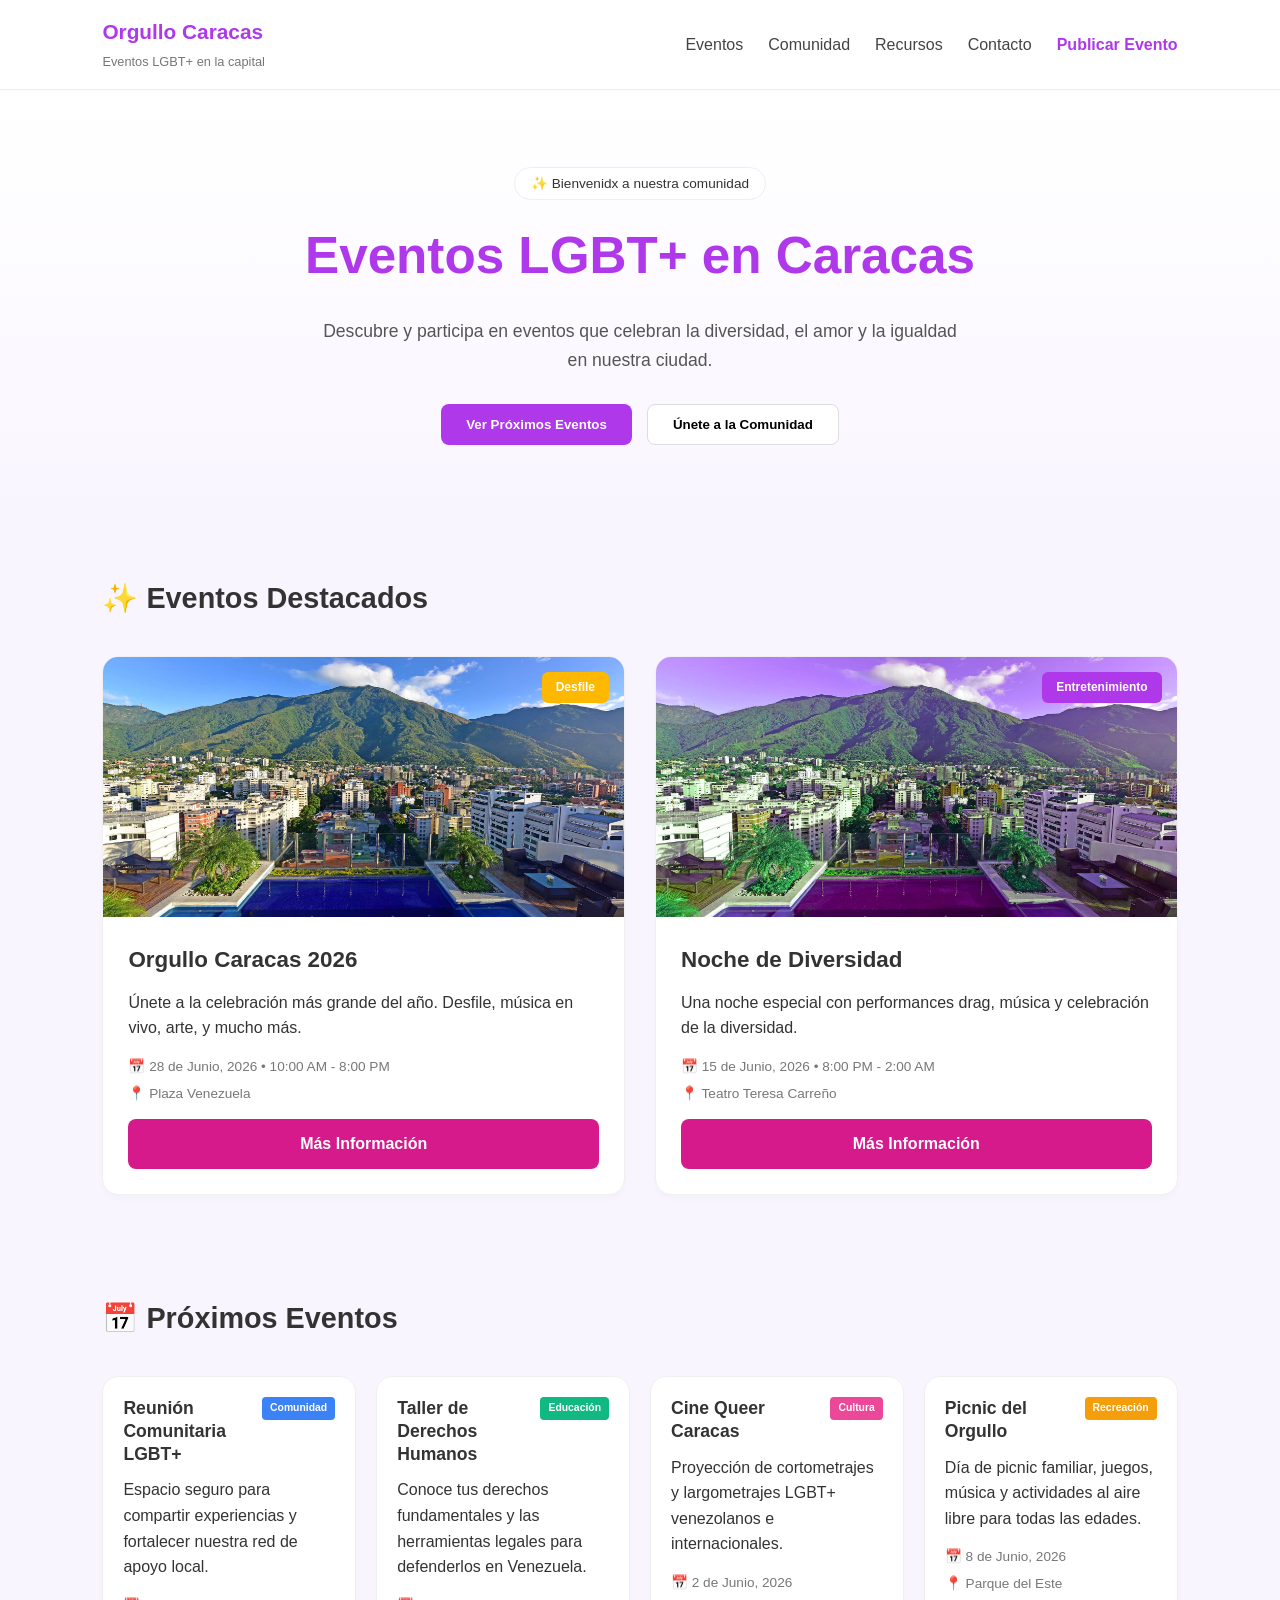
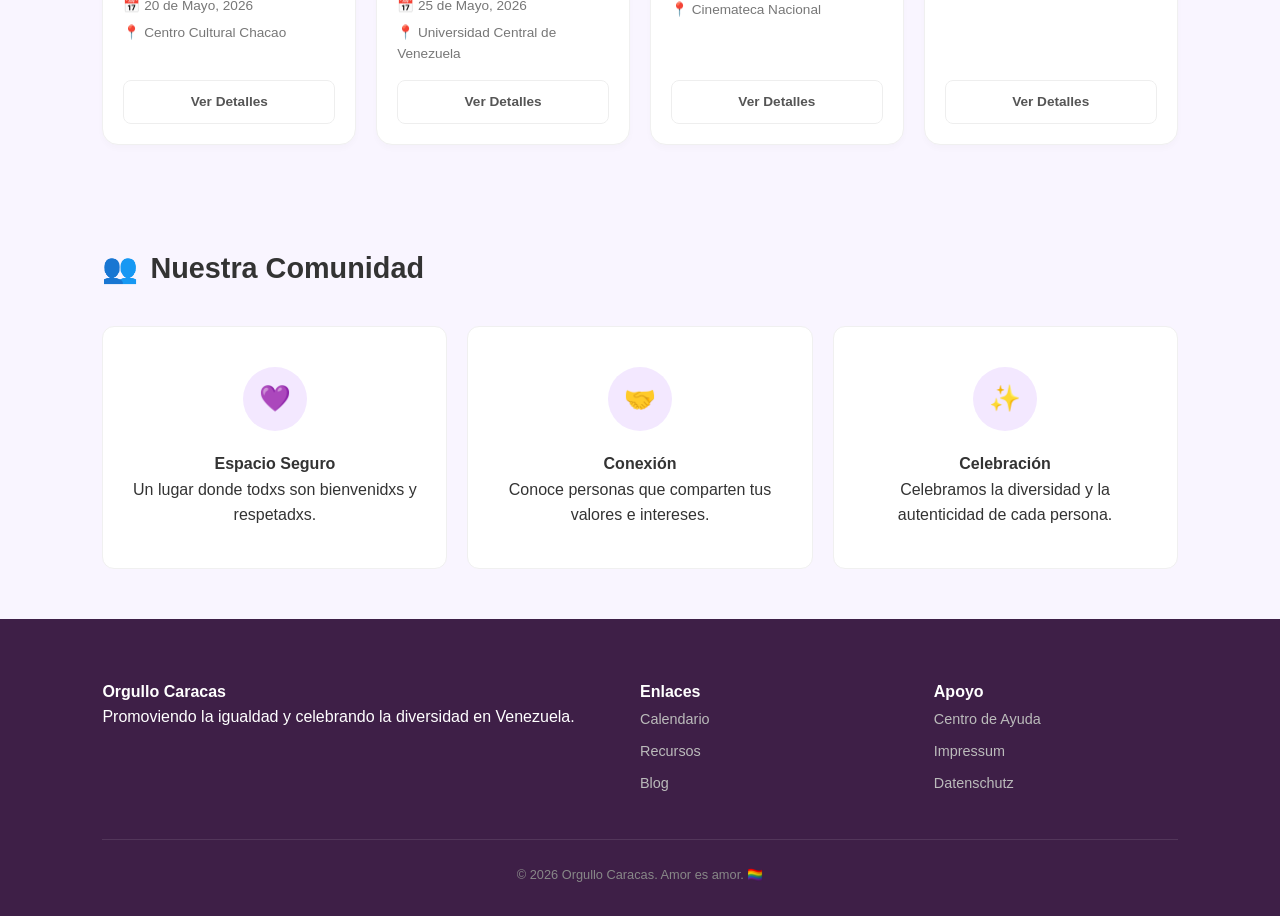
<file: index.html>
<!doctype html>
<html lang="es">
  <head>
    <meta charset="UTF-8" />
    <meta name="viewport" content="width=device-width, initial-scale=1.0" />
    <title>Orgullo Caracas | Eventos LGBT+ en la capital</title>
    <link rel="stylesheet" href="assets/css/style.css" />
  </head>
  <body>
    <header>
      <nav>
        <div class="logo">
          <strong>Orgullo Caracas</strong>
          <span>Eventos LGBT+ en la capital</span>
        </div>
        <ul>
          <li><a href="pages/eventos.html">Eventos</a></li>
          <li><a href="pages/comunidad.html">Comunidad</a></li>
          <li><a href="pages/recursos.html">Recursos</a></li>
          <li><a href="pages/contacto.html">Contacto</a></li>
          <li>
            <a
              href="pages/crear-evento.html"
              style="font-weight: bold; color: #af38eb"
              >Publicar Evento</a
            >
          </li>
        </ul>
      </nav>
    </header>

    <main>
      <!-- HERO SECTION -->
      <section id="hero">
        <span class="badge">✨ Bienvenidx a nuestra comunidad</span>
        <h1>Eventos LGBT+ en Caracas</h1>
        <p>
          Descubre y participa en eventos que celebran la diversidad, el amor y
          la igualdad en nuestra ciudad.
        </p>
        <div class="hero-btns">
          <button class="btn-primary">Ver Próximos Eventos</button>
          <button class="btn-secondary">Únete a la Comunidad</button>
        </div>
      </section>

      <!-- EVENTOS DESTACADOS -->
      <section id="destacados">
        <h2>✨ Eventos Destacados</h2>
        <div class="grid-large">
          <article>
            <div class="event-image">
              <img
                src="assets/img/events/original.jpeg"
                alt="Orgullo Caracas 2026"
              />
              <span class="category-tag tag-desfile">Desfile</span>
            </div>
            <div class="card-body">
              <h3>Orgullo Caracas 2026</h3>
              <p>
                Únete a la celebración más grande del año. Desfile, música en
                vivo, arte, y mucho más.
              </p>
              <div class="event-info">
                <span>📅 28 de Junio, 2026 • 10:00 AM - 8:00 PM</span>
                <span>📍 Plaza Venezuela</span>
              </div>
              <a href="#" class="btn-action">Más Información</a>
            </div>
          </article>

          <article>
            <div class="event-image">
              <img
                src="assets/img/events/original.jpeg"
                alt="Noche de Diversidad"
                style="filter: hue-rotate(45deg)"
              />
              <span class="category-tag tag-ent">Entretenimiento</span>
            </div>
            <div class="card-body">
              <h3>Noche de Diversidad</h3>
              <p>
                Una noche especial con performances drag, música y celebración
                de la diversidad.
              </p>
              <div class="event-info">
                <span>📅 15 de Junio, 2026 • 8:00 PM - 2:00 AM</span>
                <span>📍 Teatro Teresa Carreño</span>
              </div>
              <a href="#" class="btn-action">Más Información</a>
            </div>
          </article>
        </div>
      </section>

      <!-- PRÓXIMOS EVENTOS (Restored Text) -->
      <section id="eventos">
        <h2>📅 Próximos Eventos</h2>
        <div class="grid-small">
          <article class="mini-card">
            <div class="card-header">
              <h3>Reunión Comunitaria LGBT+</h3>
              <span class="mini-tag tag-com">Comunidad</span>
            </div>
            <p>
              Espacio seguro para compartir experiencias y fortalecer nuestra
              red de apoyo local.
            </p>
            <div class="mini-info">
              <span>📅 20 de Mayo, 2026</span>
              <span>📍 Centro Cultural Chacao</span>
            </div>
            <a href="#" class="btn-outline">Ver Detalles</a>
          </article>

          <article class="mini-card">
            <div class="card-header">
              <h3>Taller de Derechos Humanos</h3>
              <span class="mini-tag tag-edu">Educación</span>
            </div>
            <p>
              Conoce tus derechos fundamentales y las herramientas legales para
              defenderlos en Venezuela.
            </p>
            <div class="mini-info">
              <span>📅 25 de Mayo, 2026</span>
              <span>📍 Universidad Central de Venezuela</span>
            </div>
            <a href="#" class="btn-outline">Ver Detalles</a>
          </article>

          <article class="mini-card">
            <div class="card-header">
              <h3>Cine Queer Caracas</h3>
              <span class="mini-tag tag-cul">Cultura</span>
            </div>
            <p>
              Proyección de cortometrajes y largometrajes LGBT+ venezolanos e
              internacionales.
            </p>
            <div class="mini-info">
              <span>📅 2 de Junio, 2026</span>
              <span>📍 Cinemateca Nacional</span>
            </div>
            <a href="#" class="btn-outline">Ver Detalles</a>
          </article>

          <article class="mini-card">
            <div class="card-header">
              <h3>Picnic del Orgullo</h3>
              <span class="mini-tag tag-rec">Recreación</span>
            </div>
            <p>
              Día de picnic familiar, juegos, música y actividades al aire libre
              para todas las edades.
            </p>
            <div class="mini-info">
              <span>📅 8 de Junio, 2026</span>
              <span>📍 Parque del Este</span>
            </div>
            <a href="#" class="btn-outline">Ver Detalles</a>
          </article>
        </div>
      </section>

      <!-- NUESTRA COMUNIDAD -->
      <section id="comunidad-info">
        <h2><span style="color: #af38eb">👥</span> Nuestra Comunidad</h2>
        <div class="comunidad-grid">
          <div class="comunidad-card">
            <div class="icon-circle">💜</div>
            <h4>Espacio Seguro</h4>
            <p>Un lugar donde todxs son bienvenidxs y respetadxs.</p>
          </div>
          <div class="comunidad-card">
            <div class="icon-circle">🤝</div>
            <h4>Conexión</h4>
            <p>Conoce personas que comparten tus valores e intereses.</p>
          </div>
          <div class="comunidad-card">
            <div class="icon-circle">✨</div>
            <h4>Celebración</h4>
            <p>Celebramos la diversidad y la autenticidad de cada persona.</p>
          </div>
        </div>
      </section>
    </main>

    <footer>
      <div class="footer-grid">
        <div>
          <h4>Orgullo Caracas</h4>
          <p>
            Promoviendo la igualdad y celebrando la diversidad en Venezuela.
          </p>
        </div>
        <div>
          <h4>Enlaces</h4>
          <a href="#">Calendario</a><br />
          <a href="#">Recursos</a><br />
          <a href="#">Blog</a>
        </div>
        <div>
          <h4>Apoyo</h4>
          <a href="#">Centro de Ayuda</a><br />
          <a href="legal/impressum.html">Impressum</a><br />
          <a href="legal/datenschutz.html">Datenschutz</a>
        </div>
      </div>
      <p class="copyright">© 2026 Orgullo Caracas. Amor es amor. 🏳️‍🌈</p>
    </footer>
  </body>
</html>
</file>
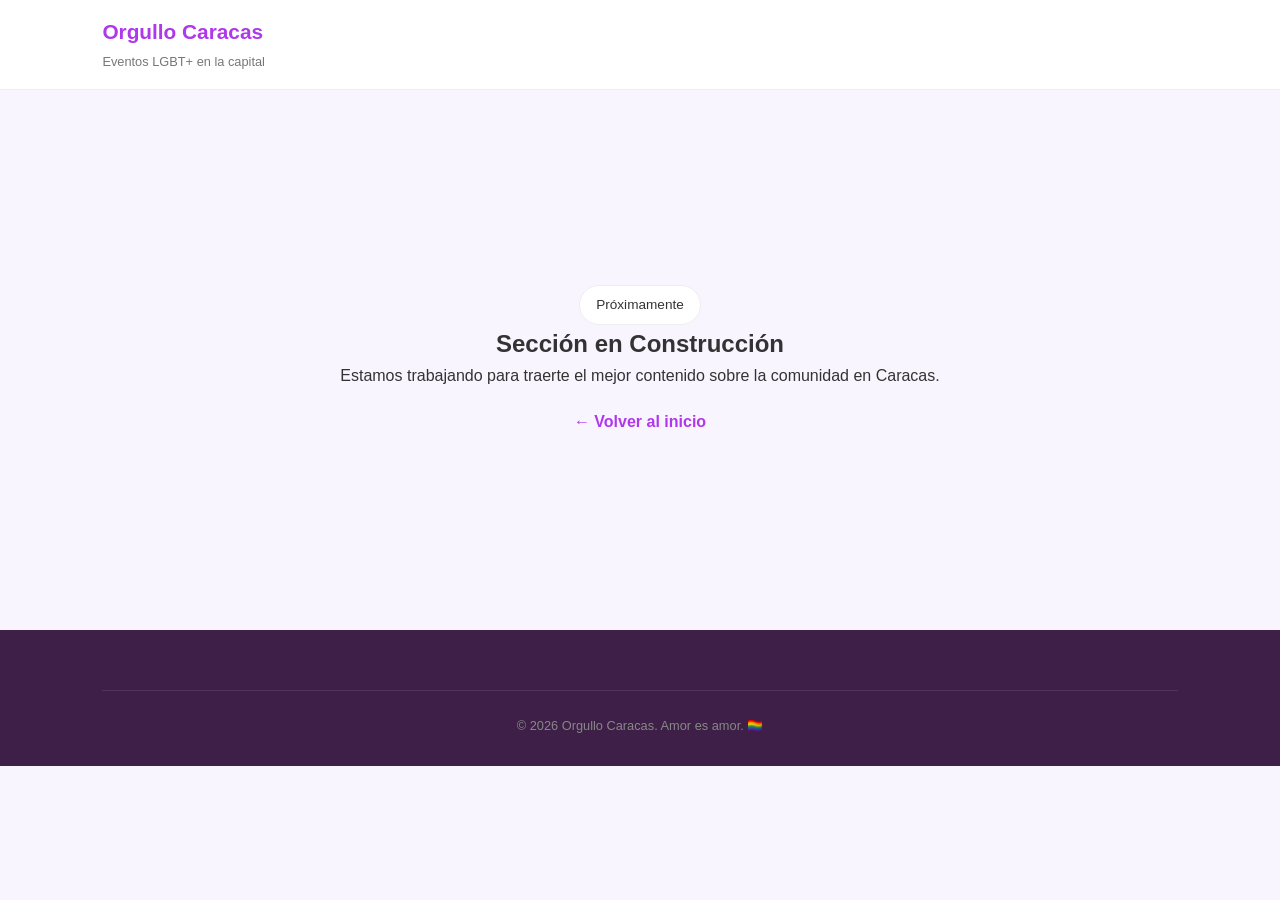
<file: pages/comunidad.html>
<!doctype html>
<html lang="es">
  <head>
    <meta charset="UTF-8" />
    <meta name="viewport" content="width=device-width, initial-scale=1.0" />
    <title>Nombre de la Página | Orgullo Caracas</title>
    <!-- Pointing back to your main CSS file -->
    <link rel="stylesheet" href="../assets/css/style.css" />
    <style>
      /* Specific styles for blank/placeholder pages */
      .placeholder-content {
        text-align: center;
        padding: 100px 5%;
        min-height: 60vh;
        display: flex;
        flex-direction: column;
        justify-content: center;
        align-items: center;
      }
      .back-home {
        margin-top: 20px;
        color: #af38eb;
        text-decoration: none;
        font-weight: 600;
      }
    </style>
  </head>
  <body>
    <header>
      <nav>
        <div class="logo">
          <strong
            ><a
              href="../index.html"
              style="text-decoration: none; color: inherit"
              >Orgullo Caracas</a
            ></strong
          >
          <span>Eventos LGBT+ en la capital</span>
        </div>
      </nav>
    </header>

    <main>
      <section class="placeholder-content">
        <span class="badge">Próximamente</span>
        <h1>Sección en Construcción</h1>
        <p>
          Estamos trabajando para traerte el mejor contenido sobre la comunidad
          en Caracas.
        </p>
        <a href="../index.html" class="back-home">← Volver al inicio</a>
      </section>
    </main>

    <footer>
      <p class="copyright">© 2026 Orgullo Caracas. Amor es amor. 🏳️‍🌈</p>
    </footer>
  </body>
</html>
</file>
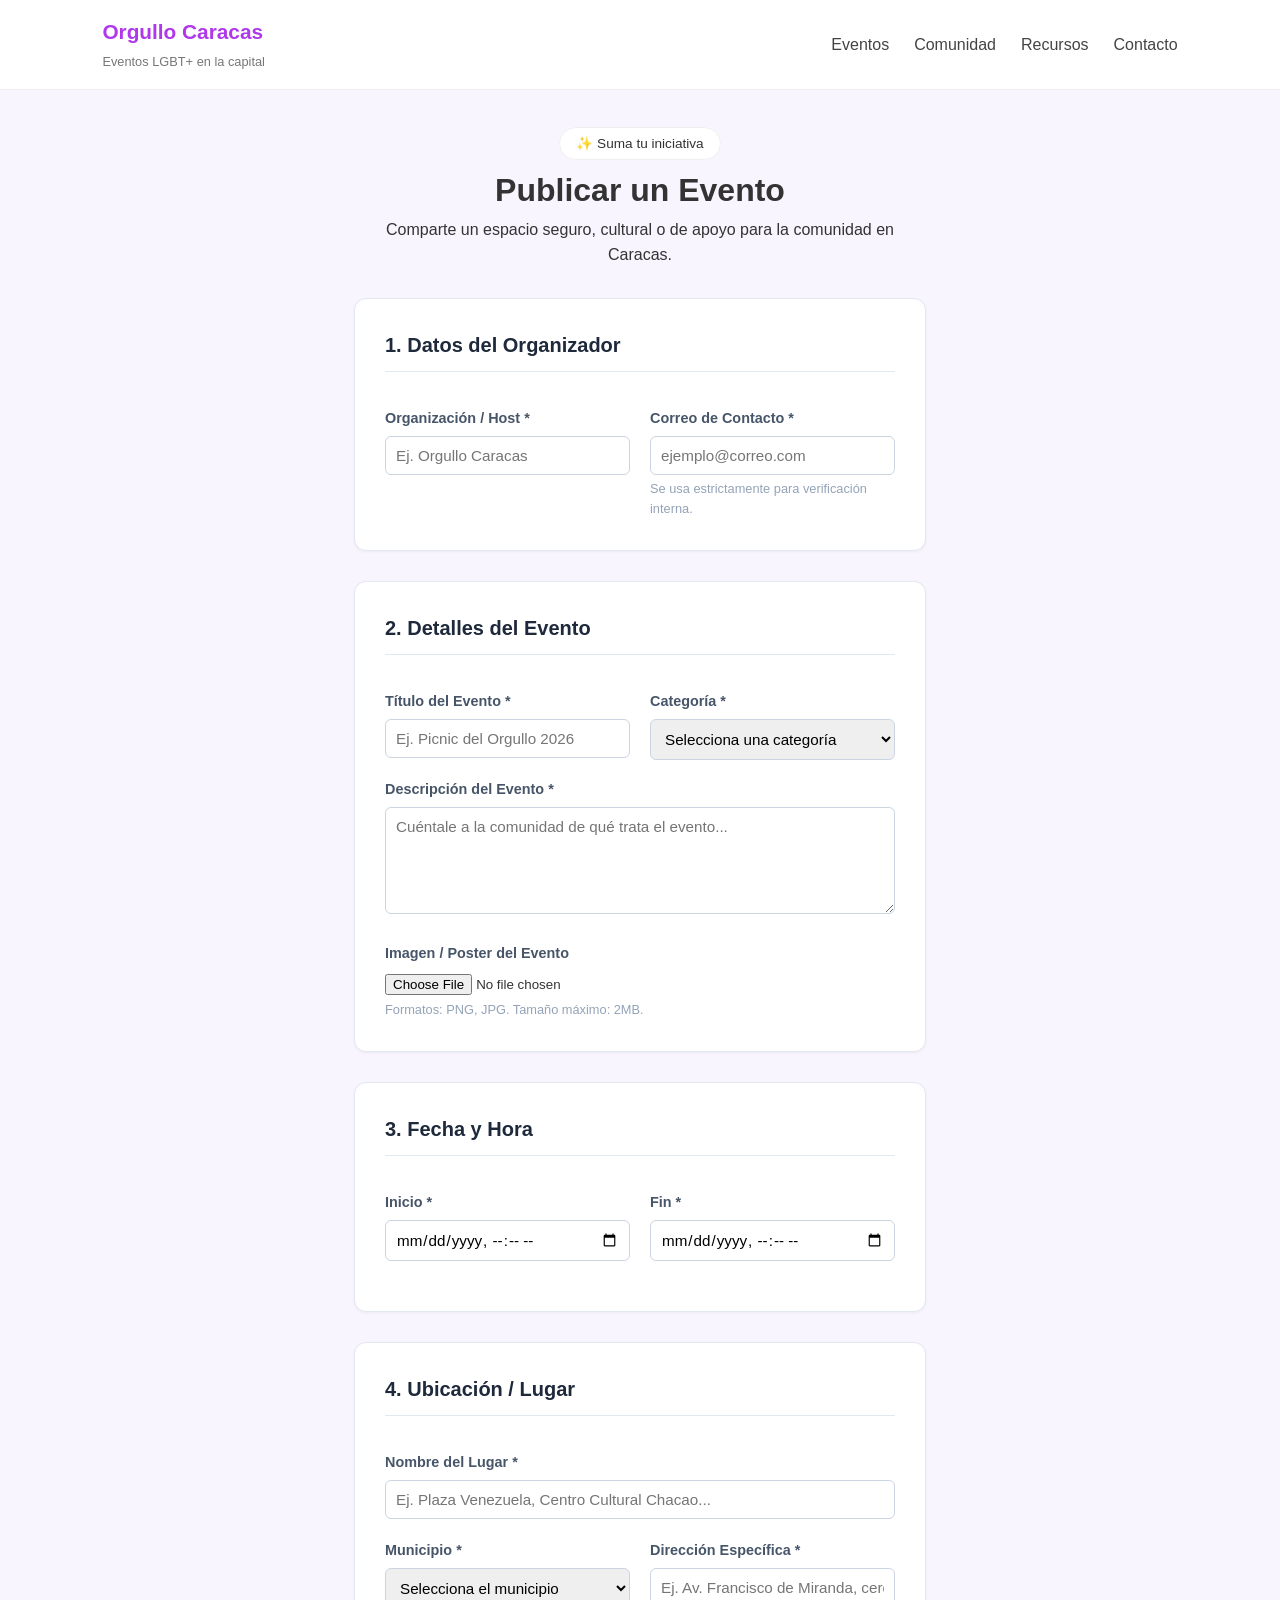
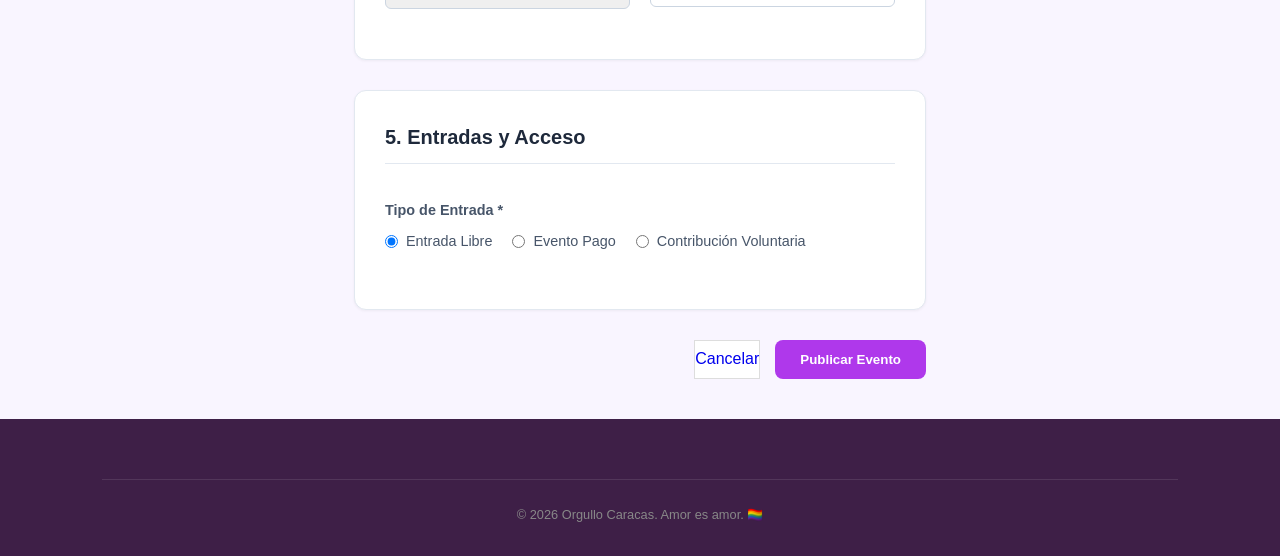
<file: pages/crear-evento.html>
<!doctype html>
<html lang="es">
  <head>
    <meta charset="UTF-8" />
    <meta name="viewport" content="width=device-width, initial-scale=1.0" />
    <title>Publicar Evento | Orgullo Caracas</title>
    <!-- Apuntando correctamente a tu archivo CSS principal -->
    <link rel="stylesheet" href="../assets/css/style.css" />
    <style>
      /* Estilos específicos para el formulario integrados con tu diseño */
      .form-container {
        max-width: 700px;
        margin: 40px auto;
        padding: 0 5%;
      }
      .form-section {
        background: #ffffff;
        border: 1px solid #e2e8f0;
        border-radius: 12px;
        padding: 30px;
        margin-bottom: 30px;
        box-shadow: 0 1px 3px rgba(0, 0, 0, 0.05);
      }
      .form-section h2 {
        margin-top: 0;
        border-bottom: 1px solid #e2e8f0;
        padding-bottom: 10px;
        font-size: 1.25rem;
        color: #1e293b;
      }
      .form-group {
        margin-bottom: 20px;
      }
      .form-group:last-child {
        margin-bottom: 0;
      }
      .grid-2 {
        display: grid;
        grid-template-columns: 1fr 1fr;
        gap: 20px;
      }
      @media (max-width: 600px) {
        .grid-2 {
          grid-template-columns: 1fr;
        }
      }
      label {
        display: block;
        font-size: 0.9rem;
        font-weight: 600;
        margin-bottom: 6px;
        color: #475569;
      }
      input[type="text"],
      input[type="email"],
      input[type="url"],
      input[type="number"],
      input[type="datetime-local"],
      select,
      textarea {
        width: 100%;
        padding: 10px;
        border: 1px solid #cbd5e1;
        border-radius: 6px;
        font-family: inherit;
        font-size: 0.95rem;
        box-sizing: border-box;
      }
      input:focus,
      select:focus,
      textarea:focus {
        outline: none;
        border-color: #af38eb;
        box-shadow: 0 0 0 1px #af38eb;
      }
      .radio-group {
        display: flex;
        gap: 20px;
        margin-top: 8px;
      }
      @media (max-width: 480px) {
        .radio-group {
          flex-direction: column;
          gap: 10px;
        }
      }
      .radio-label {
        display: flex;
        align-items: center;
        font-weight: normal;
        cursor: pointer;
      }
      .radio-label input {
        margin-right: 8px;
      }
      .file-help {
        font-size: 0.8rem;
        color: #94a3b8;
        margin-top: 4px;
      }
      .form-actions {
        display: flex;
        justify-content: flex-end;
        gap: 15px;
        margin-top: 20px;
      }
      .hidden {
        display: none !important;
      }
    </style>
  </head>
  <body>
    <header>
      <nav>
        <div class="logo">
          <strong
            ><a
              href="../index.html"
              style="text-decoration: none; color: inherit"
              >Orgullo Caracas</a
            ></strong
          >
          <span>Eventos LGBT+ en la capital</span>
        </div>
        <ul>
          <li><a href="eventos.html">Eventos</a></li>
          <li><a href="comunidad.html">Comunidad</a></li>
          <li><a href="recursos.html">Recursos</a></li>
          <li><a href="contacto.html">Contacto</a></li>
        </ul>
      </nav>
    </header>

    <main class="form-container">
      <div style="text-align: center; margin-bottom: 30px">
        <span class="badge">✨ Suma tu iniciativa</span>
        <h1 style="margin-top: 10px">Publicar un Evento</h1>
        <p>
          Comparte un espacio seguro, cultural o de apoyo para la comunidad en
          Caracas.
        </p>
      </div>

      <form action="/api/events" method="POST" enctype="multipart/form-data">
        <!-- Sección 1: Organizador -->
        <section class="form-section">
          <h2>1. Datos del Organizador</h2>
          <div class="grid-2" style="margin-top: 20px">
            <div class="form-group">
              <label for="organizerName">Organización / Host *</label>
              <input
                type="text"
                id="organizerName"
                name="organizerName"
                placeholder="Ej. Orgullo Caracas"
                required
              />
            </div>
            <div class="form-group">
              <label for="organizerEmail">Correo de Contacto *</label>
              <input
                type="email"
                id="organizerEmail"
                name="organizerEmail"
                placeholder="ejemplo@correo.com"
                required
              />
              <p class="file-help">
                Se usa estrictamente para verificación interna.
              </p>
            </div>
          </div>
        </section>

        <!-- Sección 2: Detalles del Evento -->
        <section class="form-section">
          <h2>2. Detalles del Evento</h2>
          <div style="margin-top: 20px">
            <div class="grid-2">
              <div class="form-group">
                <label for="title">Título del Evento *</label>
                <input
                  type="text"
                  id="title"
                  name="title"
                  placeholder="Ej. Picnic del Orgullo 2026"
                  required
                />
              </div>
              <div class="form-group">
                <label for="category">Categoría *</label>
                <select id="category" name="category" required>
                  <option value="">Selecciona una categoría</option>
                  <option value="desfile">Desfile / Marcha</option>
                  <option value="entretenimiento">
                    Entretenimiento / Fiesta
                  </option>
                  <option value="comunidad">Reunión Comunitaria</option>
                  <option value="educacion">Educación / Taller</option>
                  <option value="cultura">Cultura / Cine</option>
                  <option value="recreacion">Recreación / Aire Libre</option>
                </select>
              </div>
            </div>

            <div class="form-group">
              <label for="description">Descripción del Evento *</label>
              <textarea
                id="description"
                name="description"
                rows="5"
                placeholder="Cuéntale a la comunidad de qué trata el evento..."
                required
              ></textarea>
            </div>

            <div class="form-group">
              <label for="imageUpload">Imagen / Poster del Evento</label>
              <input
                type="file"
                id="imageUpload"
                name="imageUpload"
                accept="image/png, image/jpeg"
              />
              <p class="file-help">Formatos: PNG, JPG. Tamaño máximo: 2MB.</p>
            </div>
          </div>
        </section>

        <!-- Sección 3: Fecha y Hora -->
        <section class="form-section">
          <h2>3. Fecha y Hora</h2>
          <div class="grid-2" style="margin-top: 20px">
            <div class="form-group">
              <label for="startDateTime">Inicio *</label>
              <input
                type="datetime-local"
                id="startDateTime"
                name="startDateTime"
                required
              />
            </div>
            <div class="form-group">
              <label for="endDateTime">Fin *</label>
              <input
                type="datetime-local"
                id="endDateTime"
                name="endDateTime"
                required
              />
            </div>
          </div>
        </section>

        <!-- Sección 4: Ubicación -->
        <section class="form-section">
          <h2>4. Ubicación / Lugar</h2>
          <div style="margin-top: 20px">
            <div class="form-group">
              <label for="venueName">Nombre del Lugar *</label>
              <input
                type="text"
                id="venueName"
                name="venueName"
                placeholder="Ej. Plaza Venezuela, Centro Cultural Chacao..."
                required
              />
            </div>

            <div class="grid-2">
              <div class="form-group">
                <label for="municipio">Municipio *</label>
                <select id="municipio" name="municipio" required>
                  <option value="">Selecciona el municipio</option>
                  <option value="chacao">Chacao</option>
                  <option value="baruta">Baruta</option>
                  <option value="libertador">Libertador</option>
                  <option value="sucre">Sucre</option>
                  <option value="el-hatillo">El Hatillo</option>
                </select>
              </div>
              <div class="form-group">
                <label for="addressDetail">Dirección Específica *</label>
                <input
                  type="text"
                  id="addressDetail"
                  name="addressDetail"
                  placeholder="Ej. Av. Francisco de Miranda, cerca del metro"
                  required
                />
              </div>
            </div>
          </div>
        </section>

        <!-- Sección 5: Entradas -->
        <section class="form-section">
          <h2>5. Entradas y Acceso</h2>
          <div style="margin-top: 20px">
            <div class="form-group">
              <label>Tipo de Entrada *</label>
              <div class="radio-group">
                <label class="radio-label">
                  <input
                    type="radio"
                    name="admissionType"
                    value="free"
                    checked
                    onclick="toggleTicketing()"
                  />
                  Entrada Libre
                </label>
                <label class="radio-label">
                  <input
                    type="radio"
                    name="admissionType"
                    value="paid"
                    onclick="toggleTicketing()"
                  />
                  Evento Pago
                </label>
                <label class="radio-label">
                  <input
                    type="radio"
                    name="admissionType"
                    value="donation"
                    onclick="toggleTicketing()"
                  />
                  Contribución Voluntaria
                </label>
              </div>
            </div>

            <!-- Campos dinámicos ocultos por defecto -->
            <div
              id="ticketingFields"
              class="hidden grid-2"
              style="padding-top: 10px"
            >
              <div class="form-group">
                <label for="price">Precio de la Entrada ($ / Bs)</label>
                <input
                  type="number"
                  id="price"
                  name="price"
                  min="0"
                  step="0.01"
                  placeholder="0.00"
                />
              </div>
              <div class="form-group">
                <label for="ticketUrl">Link de Registro o Compra</label>
                <input
                  type="url"
                  id="ticketUrl"
                  name="ticketUrl"
                  placeholder="https://..."
                />
              </div>
            </div>
          </div>
        </section>

        <!-- Botones de Acción usando tus clases nativas -->
        <div class="form-actions">
          <a
            href="../index.html"
            class="btn-secondary"
            style="text-decoration: none; text-align: center; line-height: 2.2"
            >Cancelar</a
          >
          <button type="submit" class="btn-primary" style="cursor: pointer">
            Publicar Evento
          </button>
        </div>
      </form>
    </main>

    <footer>
      <p class="copyright">© 2026 Orgullo Caracas. Amor es amor. 🏳️‍🌈</p>
    </footer>

    <!-- Lógica JavaScript local para la interactividad del precio -->
    <script>
      function toggleTicketing() {
        const selectedType = document.querySelector(
          'input[name="admissionType"]:checked',
        ).value;
        const ticketingContainer = document.getElementById("ticketingFields");
        const priceInput = document.getElementById("price");

        if (selectedType === "paid" || selectedType === "donation") {
          ticketingContainer.classList.remove("hidden");
          priceInput.required = selectedType === "paid";
        } else {
          ticketingContainer.classList.add("hidden");
          priceInput.required = false;
          priceInput.value = "";
        }
      }
    </script>
  </body>
</html>
</file>
<file: assets/css/style.css>
/* 1. RESET & BASE STYLES */
* {
  margin: 0;
  padding: 0;
  box-sizing: border-box;
}

body {
  font-family:
    "Inter",
    -apple-system,
    BlinkMacSystemFont,
    sans-serif;
  background-color: #f9f5ff;
  color: #333;
  line-height: 1.6;
}

/* 2. NAVIGATION */
header {
  background: white;
  padding: 15px 8%;
  border-bottom: 1px solid #eee;
}

nav {
  display: flex;
  justify-content: space-between;
  align-items: center;
}

.logo strong {
  color: #af38eb;
  font-size: 1.3rem;
  display: block;
}

.logo span {
  font-size: 0.8rem;
  color: #777;
}

nav ul {
  display: flex;
  list-style: none;
  gap: 25px;
}

nav ul a {
  text-decoration: none;
  color: #444;
  font-weight: 500;
}

/* 3. HERO SECTION */
#hero {
  text-align: center;
  padding: 80px 5%;
  background: linear-gradient(to bottom, #ffffff, #f9f5ff);
}

.badge {
  background: white;
  padding: 8px 16px;
  border-radius: 20px;
  border: 1px solid #eee;
  font-size: 0.85rem;
}

#hero h1 {
  font-size: 3.2rem;
  color: #af38eb;
  margin: 20px 0;
  font-weight: 800;
}

#hero p {
  max-width: 650px;
  margin: 0 auto 30px;
  font-size: 1.1rem;
  color: #555;
}

.hero-btns {
  display: flex;
  justify-content: center;
  gap: 15px;
}

button {
  padding: 12px 25px;
  border-radius: 8px;
  border: none;
  cursor: pointer;
  font-weight: bold;
  transition: 0.2s;
}

.btn-primary {
  background: #af38eb;
  color: white;
}

.btn-secondary {
  background: white;
  border: 1px solid #ddd;
}

/* 4. LAYOUT GRIDS */
section {
  padding: 50px 8%;
}

h2 {
  margin-bottom: 35px;
  font-size: 1.8rem;
  display: flex;
  align-items: center;
  gap: 12px;
}

.grid-large {
  display: grid;
  grid-template-columns: 1fr 1fr;
  gap: 30px;
}

.grid-small {
  display: grid;
  grid-template-columns: repeat(4, 1fr);
  gap: 20px;
}

/* 5. CARD STYLING */
article {
  background: white;
  border-radius: 16px;
  border: 1px solid #f0f0f0;
  overflow: hidden;
  display: flex;
  flex-direction: column;
  box-shadow: 0 4px 6px rgba(0, 0, 0, 0.02);
}

/* Large Card Images */
.event-image {
  height: 260px;
  width: 100%;
  position: relative;
}

.event-image img {
  width: 100%;
  height: 100%;
  object-fit: cover; /* Smart cropping to prevent stretching */
}

/* Card Content */
.card-body {
  padding: 25px;
}

.card-body h3 {
  margin-bottom: 12px;
  font-size: 1.4rem;
}

.event-info,
.mini-info {
  font-size: 0.85rem;
  color: #777;
  margin: 15px 0;
  display: flex;
  flex-direction: column;
  gap: 5px;
}

/* 6. BUTTONS INSIDE CARDS */
.btn-action {
  display: block;
  text-align: center;
  background: #d61a8c;
  color: white;
  text-decoration: none;
  padding: 12px;
  border-radius: 8px;
  font-weight: bold;
}

.btn-outline {
  display: block;
  text-align: center;
  border: 1px solid #eee;
  color: #555;
  text-decoration: none;
  padding: 10px;
  border-radius: 8px;
  font-size: 0.85rem;
  font-weight: 600;
  margin-top: auto;
}

/* 7. MINI CARDS (Próximos Eventos) */
.mini-card {
  padding: 20px;
  min-height: 320px;
}

.card-header {
  display: flex;
  justify-content: space-between;
  align-items: flex-start;
  margin-bottom: 12px;
}

.card-header h3 {
  font-size: 1.1rem;
  line-height: 1.3;
}

/* 8. CATEGORY TAGS */
.category-tag {
  position: absolute;
  top: 15px;
  right: 15px;
  padding: 6px 14px;
  border-radius: 6px;
  color: white;
  font-size: 0.75rem;
  font-weight: bold;
}

.tag-desfile {
  background: #ffb800;
}
.tag-ent {
  background: #af38eb;
}

.mini-tag {
  padding: 3px 8px;
  border-radius: 4px;
  color: white;
  font-size: 0.65rem;
  font-weight: bold;
}

.tag-com {
  background: #3b82f6;
}
.tag-edu {
  background: #10b981;
}
.tag-cul {
  background: #ec4899;
}
.tag-rec {
  background: #f59e0b;
}

/* 9. COMUNIDAD SECTION */
.comunidad-grid {
  display: grid;
  grid-template-columns: repeat(3, 1fr);
  gap: 20px;
}

.comunidad-card {
  background: white;
  padding: 40px 25px;
  text-align: center;
  border-radius: 12px;
  border: 1px solid #f0f0f0;
}

.icon-circle {
  width: 64px;
  height: 64px;
  background: #f3e8ff;
  border-radius: 50%;
  display: flex;
  align-items: center;
  justify-content: center;
  margin: 0 auto 20px;
  font-size: 1.6rem;
}

/* 10. FOOTER */
footer {
  background: #3e1f47;
  color: white;
  padding: 60px 8% 30px;
}

.footer-grid {
  display: grid;
  grid-template-columns: 2fr 1fr 1fr;
  gap: 50px;
  margin-bottom: 40px;
}

footer a {
  color: #bbb;
  text-decoration: none;
  font-size: 0.9rem;
  line-height: 2.2;
}

.copyright {
  border-top: 1px solid rgba(255, 255, 255, 0.1);
  padding-top: 25px;
  text-align: center;
  font-size: 0.8rem;
  color: #888;
}
</file>
